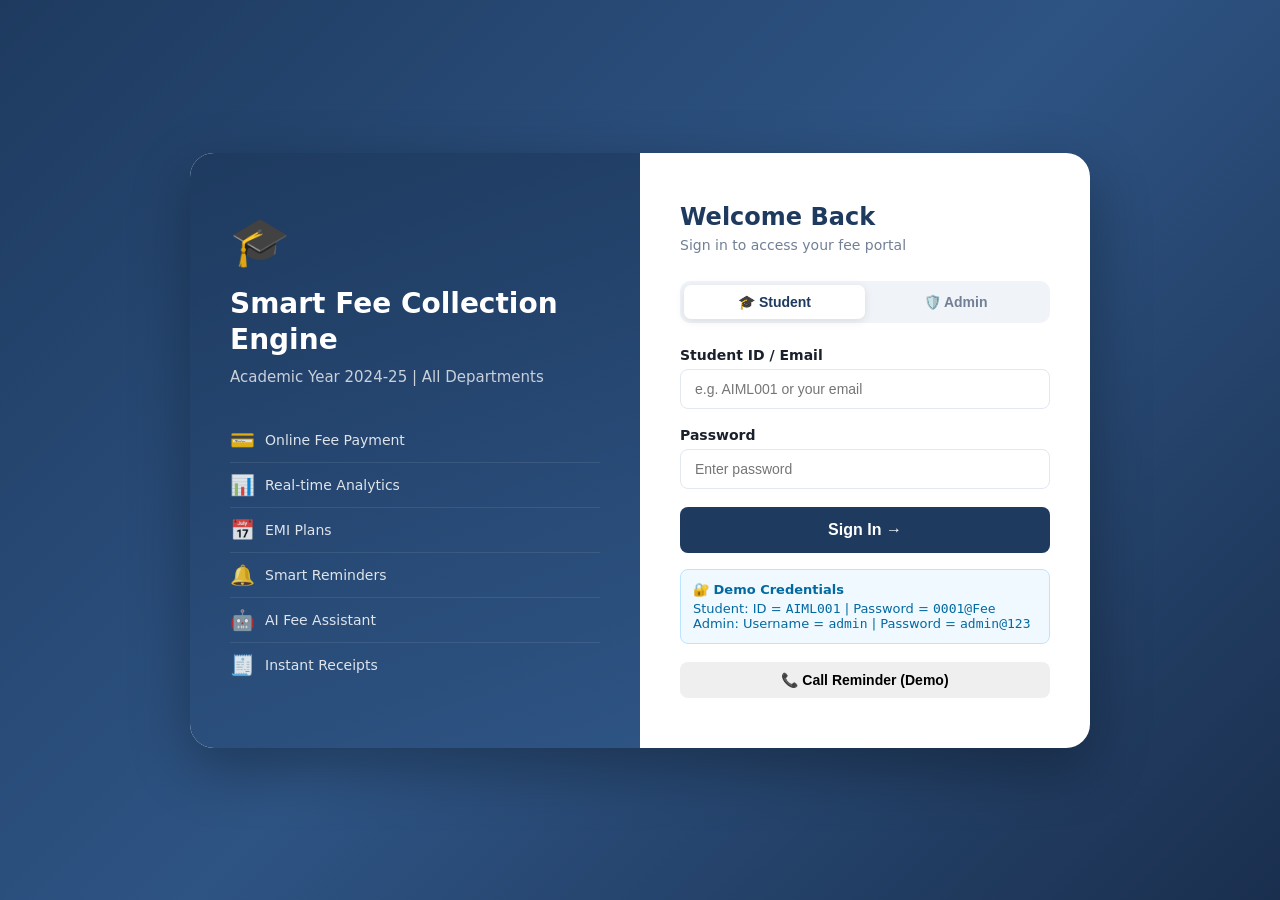
<file: frontend/index.html>
<!DOCTYPE html>
<html lang="en">
<head>
<meta charset="UTF-8"><meta name="viewport" content="width=device-width,initial-scale=1">
<title>Smart Fee Collection Engine — Login</title>
<link rel="stylesheet" href="shared/css/common.css">
<style>
body{display:flex;align-items:center;justify-content:center;min-height:100vh;background:linear-gradient(135deg,#1e3a5f 0%,#2e5484 50%,#1a2f4e 100%);}
.login-wrapper{display:flex;background:#fff;border-radius:24px;overflow:hidden;box-shadow:0 20px 60px rgba(0,0,0,0.3);width:900px;max-width:96vw;}
.login-left{flex:1;background:linear-gradient(160deg,#1e3a5f,#2e5484);padding:50px 40px;display:flex;flex-direction:column;justify-content:center;color:#fff;}
.login-left h1{font-size:28px;font-weight:800;margin-bottom:10px;line-height:1.3;}
.login-left p{opacity:0.75;font-size:15px;margin-bottom:32px;}
.feature{display:flex;align-items:center;gap:10px;padding:10px 0;border-bottom:1px solid rgba(255,255,255,0.1);font-size:14px;opacity:0.85;}
.feature:last-child{border-bottom:none;}
.feature-icon{font-size:20px;}
.login-right{flex:1;padding:50px 40px;display:flex;flex-direction:column;justify-content:center;}
.login-right h2{font-size:24px;font-weight:800;color:#1e3a5f;margin-bottom:6px;}
.login-right p{color:#718096;font-size:14px;margin-bottom:28px;}
.tab-group{display:flex;background:#f0f4f8;border-radius:10px;padding:4px;margin-bottom:24px;}
.tab-btn{flex:1;padding:9px;border:none;background:transparent;border-radius:7px;font-size:14px;font-weight:600;cursor:pointer;color:#718096;transition:all 0.2s;}
.tab-btn.active{background:#fff;color:#1e3a5f;box-shadow:0 2px 8px rgba(0,0,0,0.1);}
.demo-info{background:#f0f9ff;border:1px solid #bae6fd;border-radius:8px;padding:12px;font-size:13px;margin-top:16px;color:#0369a1;}
.demo-info strong{display:block;margin-bottom:4px;}
</style>
</head>
<body>
<div class="login-wrapper">
  <div class="login-left">
    <div style="font-size:48px;margin-bottom:16px;">🎓</div>
    <h1>Smart Fee Collection Engine</h1>
    <p>Academic Year 2024-25 | All Departments</p>
    <div class="feature"><span class="feature-icon">💳</span> Online Fee Payment</div>
    <div class="feature"><span class="feature-icon">📊</span> Real-time Analytics</div>
    <div class="feature"><span class="feature-icon">📅</span> EMI Plans</div>
    <div class="feature"><span class="feature-icon">🔔</span> Smart Reminders</div>
    <div class="feature"><span class="feature-icon">🤖</span> AI Fee Assistant</div>
    <div class="feature"><span class="feature-icon">🧾</span> Instant Receipts</div>
  </div>
  <div class="login-right">
    <h2>Welcome Back</h2>
    <p>Sign in to access your fee portal</p>
    <div class="tab-group">
      <button class="tab-btn active" onclick="setRole('student',this)">🎓 Student</button>
      <button class="tab-btn" onclick="setRole('admin',this)">🛡️ Admin</button>
    </div>
    <div id="alertBox"></div>
    <div class="form-group">
      <label class="form-label" id="idLabel">Student ID / Email</label>
      <input class="form-control" id="uid" placeholder="e.g. AIML001 or your email" autocomplete="username">
    </div>
    <div class="form-group">
      <label class="form-label">Password</label>
      <input class="form-control" id="pwd" type="password" placeholder="Enter password" autocomplete="current-password">
    </div>
    <button class="btn btn-primary btn-block btn-lg" onclick="doLogin()" id="loginBtn">Sign In →</button>
    <div class="demo-info">
      <strong>🔐 Demo Credentials</strong>
      Student: ID = <code>AIML001</code> | Password = <code>0001@Fee</code><br>
      Admin: Username = <code>admin</code> | Password = <code>admin@123</code>
    </div>
    <button class="btn btn-warning btn-block" style="margin-top:18px" onclick="triggerCallReminder()">📞 Call Reminder (Demo)</button>
  </div>
</div>
<div id="toast"></div>
<script src="shared/js/utils.js"></script>
<script>
async function triggerCallReminder() {
  const phone = prompt('Enter phone number to call (e.g. +911234567890):', '+91');
  if (!phone) return;
  try {
    const res = await fetch('/admin/send_call_reminder', {
      method: 'POST',
      headers: { 'Content-Type': 'application/json' },
      body: JSON.stringify({ to_phone: phone })
    });
    const data = await res.json();
    if (data.status === 'sent') {
      toast('Call reminder sent! SID: ' + data.sid, 'success');
    } else {
      toast('Failed to send call: ' + (data.msg || 'Unknown error'), 'danger');
    }
  } catch (err) {
    toast('Network error connecting to backend.', 'danger');
  }
}

let currentRole = 'student';
function setRole(role, btn) {
  currentRole = role;
  document.querySelectorAll('.tab-btn').forEach(b=>b.classList.remove('active'));
  btn.classList.add('active');
  document.getElementById('idLabel').textContent = role==='admin' ? 'Username' : 'Student ID / Email';
  document.getElementById('uid').placeholder = role==='admin' ? 'admin' : 'e.g. AIML001';
}
async function doLogin() {
  const uid = document.getElementById('uid').value.trim();
  const pwd = document.getElementById('pwd').value.trim();
  const alertBox = document.getElementById('alertBox');
  const btn = document.getElementById('loginBtn');
  
  if (!uid || !pwd) { 
    alertBox.innerHTML = '<div class="alert alert-warning">Please fill all fields.</div>'; 
    return; 
  }
  
  btn.textContent = 'Signing in...'; 
  btn.disabled = true;
  
  try {
    const response = await fetch('/login', {
      method: 'POST',
      headers: { 'Content-Type': 'application/json' },
      body: JSON.stringify({
        role: currentRole,
        username: uid,
        password: pwd
      })
    });
    const res = await response.json();
    
    btn.textContent = 'Sign In →'; 
    btn.disabled = false;
    
    if (!response.ok || !res || res.status === 'error') {
      alertBox.innerHTML = `<div class="alert alert-danger">${res?.msg || res?.message || 'Login failed. Check credentials.'}</div>`;
      return;
    }
    
    localStorage.setItem('role', res.role);
    if (res.role === 'student') {
      localStorage.setItem('student_id', res.student_id);
      localStorage.setItem('student_name', res.name);
      // Fix: Absolute path from root
      window.location.href = '/student/pages/dashboard.html';
    } else {
      localStorage.setItem('admin_user', res.username);
      // Fix: Absolute path from root
      window.location.href = '/admin/pages/dashboard.html';
    }
  } catch(err) {
    btn.textContent = 'Sign In →'; 
    btn.disabled = false;
    alertBox.innerHTML = '<div class="alert alert-danger">Failed to connect to backend server.</div>';
  }
}

document.getElementById('pwd').addEventListener('keyup', e => { if(e.key==='Enter') doLogin(); });
</script>
</body>
</html>
</file>
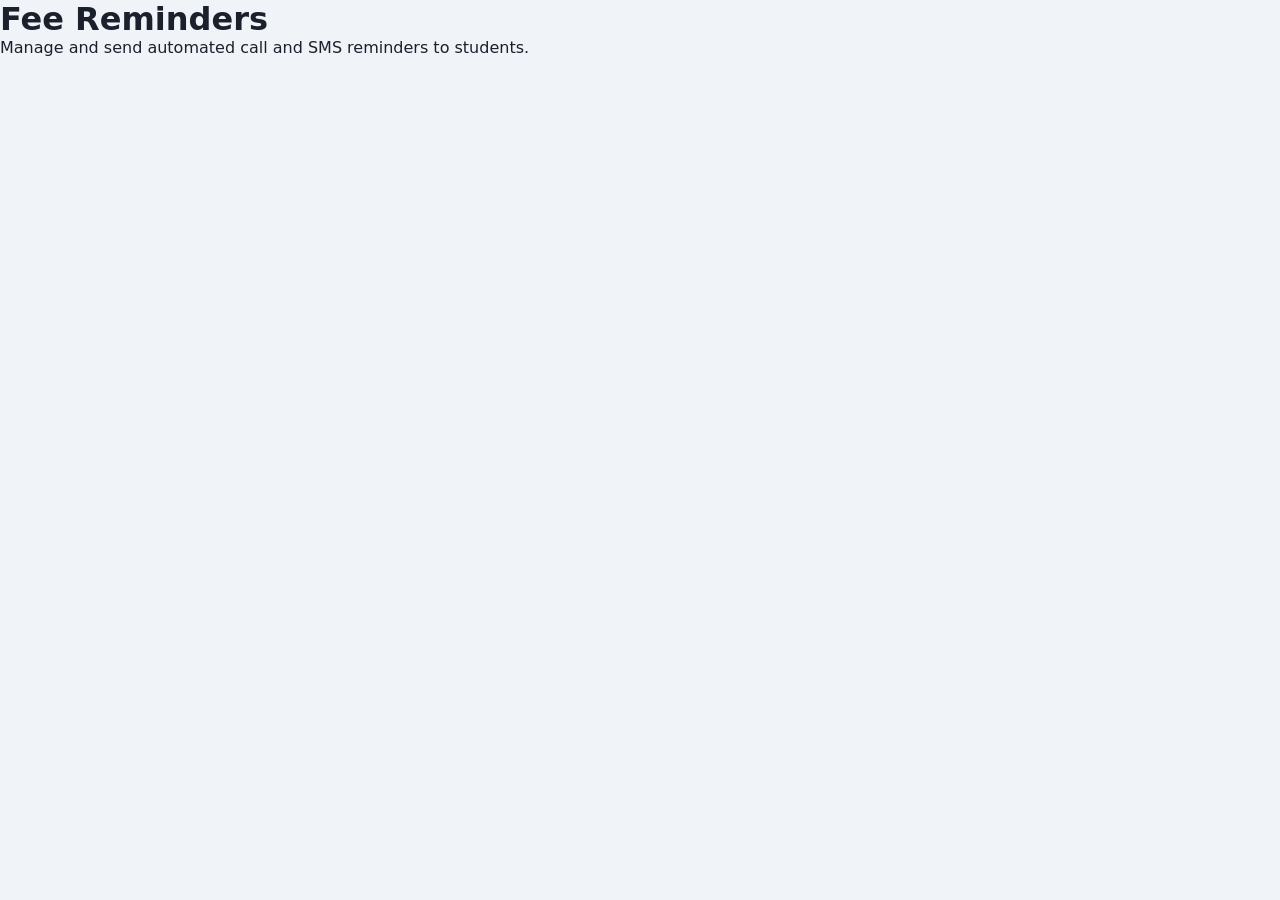
<file: frontend/admin/pages/reminders.html>
<!DOCTYPE html>
<html lang="en">
<head>
  <meta charset="UTF-8">
  <meta name="viewport" content="width=device-width, initial-scale=1.0">
  <title>Reminders - Smart Fee Engine</title>
  <link rel="stylesheet" href="../../shared/css/common.css">
</head>
<body>
  <div class="container">
    <h1>Fee Reminders</h1>
    <p>Manage and send automated call and SMS reminders to students.</p>
  </div>
  <script src="../../shared/js/utils.js"></script>
</body>
</html>
</file>
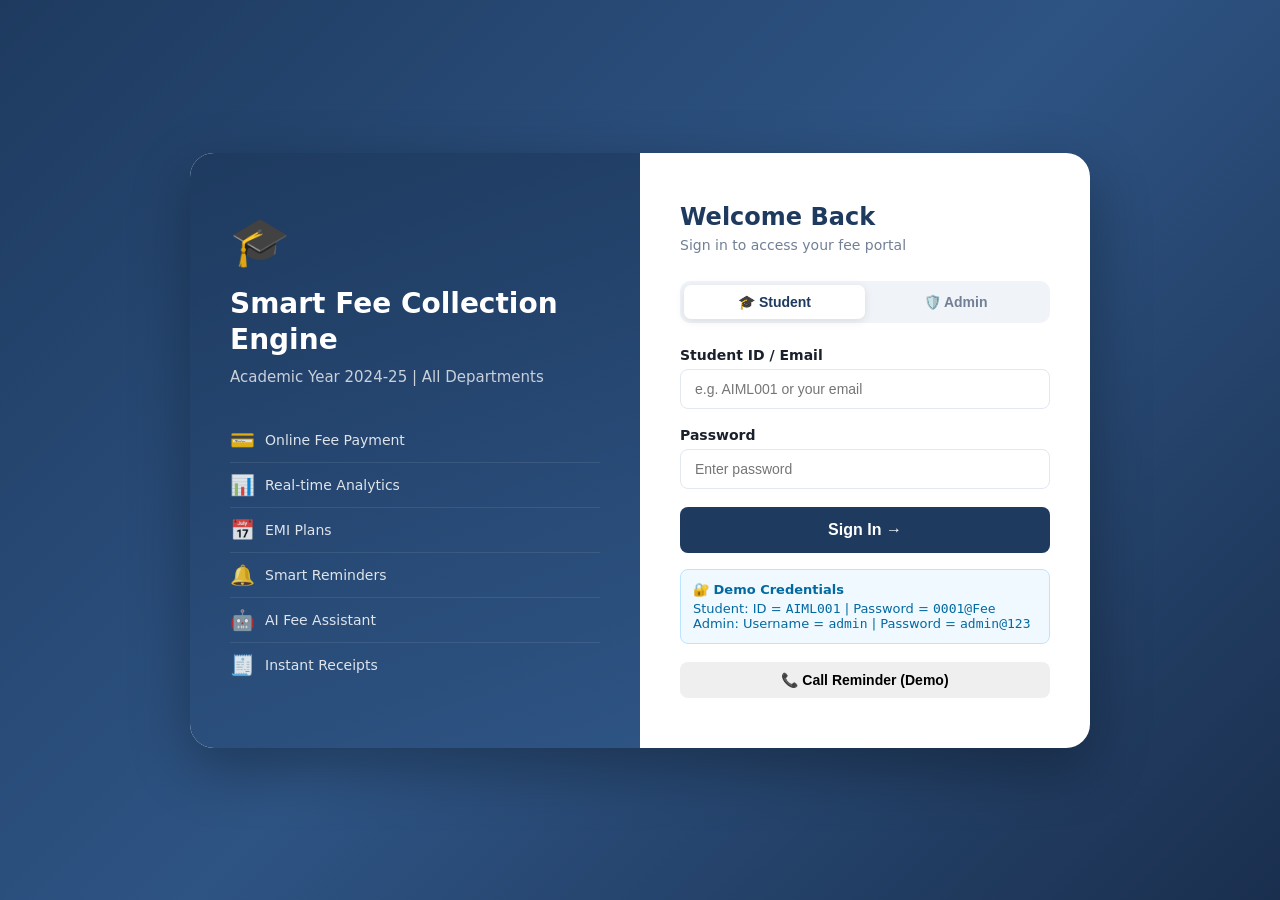
<file: frontend/student/pages/emi.html>
<!DOCTYPE html><html lang="en"><head>
<meta charset="UTF-8"><meta name="viewport" content="width=device-width,initial-scale=1">
<title>EMI Plan — Smart Fee Engine</title>
<link rel="stylesheet" href="../../shared/css/common.css">
<style>
.emi-card{background:linear-gradient(135deg,#1e3a5f,#2e5484);color:#fff;border-radius:16px;padding:28px;margin-bottom:24px;}
.emi-schedule{display:flex;flex-direction:column;gap:8px;}
.inst-item{background:#f8fafc;border:1px solid #e2e8f0;border-radius:8px;padding:12px 16px;display:flex;align-items:center;justify-content:space-between;}
.inst-paid{border-color:#10b981;background:#f0fdf4;}
</style>
</head><body>
<div class="sidebar">
  <div class="sidebar-logo"><h2>🎓 Smart Fee Engine</h2><span>Student Portal</span></div>
  <nav class="sidebar-nav">
    <a class="nav-item" href="dashboard.html"><span class="nav-icon">🏠</span> Dashboard</a>
    <a class="nav-item" href="profile.html"><span class="nav-icon">👤</span> My Profile</a>
    <a class="nav-item" href="payments.html"><span class="nav-icon">💳</span> Pay Fees</a>
    <a class="nav-item" href="history.html"><span class="nav-icon">📋</span> Payment History</a>
    <a class="nav-item active" href="emi.html"><span class="nav-icon">📅</span> EMI Plan</a>
    <a class="nav-item" href="receipts.html"><span class="nav-icon">🧾</span> Receipts</a>
  </nav>
  <div class="sidebar-bottom"><button class="nav-item" onclick="logout()"><span class="nav-icon">🚪</span> Logout</button></div>
</div>
<div class="main-content">
  <div class="topbar"><div class="topbar-title">📅 EMI Plan</div></div>
  <div class="page-content" id="content"><div class="loading"><div class="spinner"></div></div></div>
</div>
<div id="toast"></div>
<script src="../../shared/js/utils.js"></script>
<script>
const sid=localStorage.getItem('student_id');
if(!sid)window.location.href='../../index.html';

async function load(){
  const [dash,emi]=await Promise.all([api(`/student/dashboard?student_id=${sid}`),api(`/student/emi?student_id=${sid}`)]);
  let html='';
  if(emi&&emi.id){
    const statusColor={Approved:'success',Pending:'warning',Rejected:'danger'};
    html+=`<div class="emi-card">
      <div style="font-size:13px;opacity:0.8">Active EMI Plan</div>
      <div style="font-size:28px;font-weight:800;margin:8px 0">${fmt(emi.amount_per_installment)} <span style="font-size:15px;opacity:0.7">/ installment</span></div>
      <div style="display:flex;gap:20px;font-size:13px;opacity:0.85">
        <span>📦 ${emi.installments} Installments</span>
        <span>✅ ${emi.paid_installments} Paid</span>
        <span>💰 ${fmt(emi.total_amount)} Total</span>
      </div>
    </div>
    <div class="card" style="margin-bottom:20px">
      <div class="card-title">Plan Status</div>
      <div style="display:flex;gap:12px;align-items:center">
        ${statusBadge(emi.status)}
        <span style="font-size:14px;color:#718096">Requested: ${formatDate(emi.requested_at)}</span>
      </div>
    </div>
    <div class="card">
      <div class="card-title">📅 Installment Schedule</div>
      <div class="emi-schedule">`;
    for(let i=1;i<=emi.installments;i++){
      const paid=i<=emi.paid_installments;
      html+=`<div class="inst-item ${paid?'inst-paid':''}">
        <div><strong>Installment ${i}</strong><br><span style="font-size:13px;color:#718096">Due: ${getInstDate(emi.requested_at,i)}</span></div>
        <div style="text-align:right"><strong>${fmt(emi.amount_per_installment)}</strong><br>${paid?'<span style="color:#10b981;font-size:13px">✅ Paid</span>':'<span style="color:#f59e0b;font-size:13px">⏳ Pending</span>'}</div>
      </div>`;
    }
    html+='</div></div>';
  } else if(dash) {
    html=`<div class="card" style="max-width:500px;margin:0 auto">
      <div class="card-title">Apply for EMI Plan</div>
      <p style="color:#718096;margin-bottom:20px;font-size:14px">Split your pending fee of <strong>${fmt(dash.pending_fee)}</strong> into easy installments.</p>
      <div class="form-group"><label class="form-label">Number of Installments</label>
        <select class="form-control" id="instCount">
          <option value="2">2 Installments (${fmt(dash.pending_fee/2)} each)</option>
          <option value="3" selected>3 Installments (${fmt(dash.pending_fee/3)} each)</option>
          <option value="4">4 Installments (${fmt(dash.pending_fee/4)} each)</option>
          <option value="6">6 Installments (${fmt(dash.pending_fee/6)} each)</option>
        </select>
      </div>
      <div id="emiAlert"></div>
      <button class="btn btn-primary btn-block" onclick="applyEMI()">📋 Apply for EMI Plan</button>
      <p style="font-size:12px;color:#718096;margin-top:12px;text-align:center">Admin approval required. You'll be notified once approved.</p>
    </div>`;
  }
  document.getElementById('content').innerHTML=html||'<div class="alert alert-info">No pending fees for EMI.</div>';
}
function getInstDate(start,n){
  const d=new Date(start);d.setMonth(d.getMonth()+n);
  return d.toLocaleDateString('en-IN',{month:'short',year:'numeric'});
}
async function applyEMI(){
  const n=document.getElementById('instCount').value;
  const res=await api('/student/emi/request',{method:'POST',body:JSON.stringify({student_id:sid,installments:parseInt(n)})});
  if(res&&res.status==='requested'){toast('EMI plan requested! Pending admin approval.','success');setTimeout(load,1500);}
  else toast('Request failed','danger');
}
load();
</script>
</body></html>
</file>
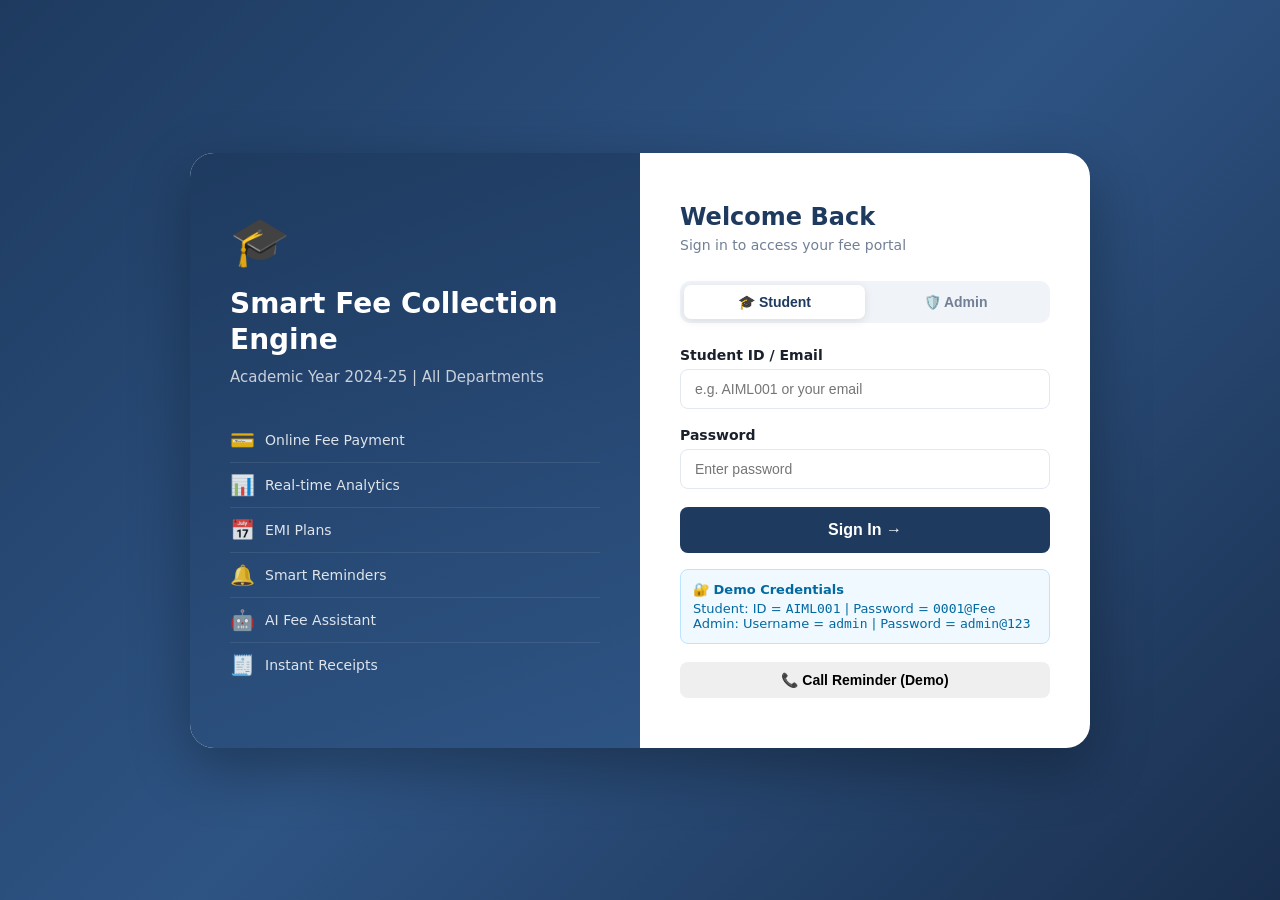
<file: frontend/student/pages/payments.html>
<!DOCTYPE html><html lang="en"><head>
<meta charset="UTF-8"><meta name="viewport" content="width=device-width,initial-scale=1">
<title>Pay Fees — Smart Fee Engine</title>
<link rel="stylesheet" href="../../shared/css/common.css">
<style>
.payment-card{max-width:520px;margin:0 auto;}
.amount-display{background:linear-gradient(135deg,#1e3a5f,#2e5484);color:#fff;border-radius:16px;padding:28px;text-align:center;margin-bottom:24px;}
.amount-display .pending{font-size:36px;font-weight:800;margin:8px 0;}
.method-grid{display:grid;grid-template-columns:1fr 1fr;gap:12px;margin-bottom:20px;}
.method-card{border:2px solid var(--border);border-radius:10px;padding:14px;cursor:pointer;text-align:center;transition:all 0.2s;}
.method-card.selected{border-color:var(--primary);background:#f0f9ff;}
.method-card .method-icon{font-size:24px;margin-bottom:6px;}
.method-card .method-name{font-size:13px;font-weight:600;}
.success-screen{display:none;text-align:center;padding:40px 20px;}
.success-icon{font-size:64px;margin-bottom:16px;}
.success-screen h3{font-size:22px;font-weight:800;color:#10b981;margin-bottom:8px;}
</style>
</head><body>
<div class="sidebar">
  <div class="sidebar-logo"><h2>🎓 Smart Fee Engine</h2><span>Student Portal</span></div>
  <nav class="sidebar-nav">
    <a class="nav-item" href="dashboard.html"><span class="nav-icon">🏠</span> Dashboard</a>
    <a class="nav-item" href="profile.html"><span class="nav-icon">👤</span> My Profile</a>
    <a class="nav-item active" href="payments.html"><span class="nav-icon">💳</span> Pay Fees</a>
    <a class="nav-item" href="history.html"><span class="nav-icon">📋</span> Payment History</a>
    <a class="nav-item" href="emi.html"><span class="nav-icon">📅</span> EMI Plan</a>
    <a class="nav-item" href="receipts.html"><span class="nav-icon">🧾</span> Receipts</a>
  </nav>
  <div class="sidebar-bottom"><button class="nav-item" onclick="logout()"><span class="nav-icon">🚪</span> Logout</button></div>
</div>
<div class="main-content">
  <div class="topbar"><div class="topbar-title">💳 Pay Fees</div></div>
  <div class="page-content">
    <div class="payment-card">
      <div class="amount-display" id="amountDisplay">
        <div style="font-size:14px;opacity:0.8;">Outstanding Balance</div>
        <div class="pending" id="pendingAmt">Loading...</div>
        <div style="font-size:13px;opacity:0.7;" id="dueInfo">Due Date: —</div>
      </div>
      <div class="card" id="paymentForm">
        <div class="card-title">Select Payment Method</div>
        <div class="method-grid">
          <div class="method-card selected" onclick="selectMethod('UPI',this)"><div class="method-icon">📱</div><div class="method-name">UPI</div></div>
          <div class="method-card" onclick="selectMethod('NetBanking',this)"><div class="method-icon">🏦</div><div class="method-name">Net Banking</div></div>
          <div class="method-card" onclick="selectMethod('Card',this)"><div class="method-icon">💳</div><div class="method-name">Debit/Credit Card</div></div>
          <div class="method-card" onclick="selectMethod('Wallet',this)"><div class="method-icon">👜</div><div class="method-name">Wallet</div></div>
        </div>
        <div class="form-group">
          <label class="form-label">Amount to Pay (₹)</label>
          <input class="form-control" id="payAmount" type="number" placeholder="Enter amount">
          <div style="display:flex;gap:8px;margin-top:8px;">
            <button class="btn btn-sm btn-outline" onclick="setAmt('full')">Pay Full</button>
            <button class="btn btn-sm btn-outline" onclick="setAmt('half')">Pay Half</button>
            <button class="btn btn-sm btn-outline" onclick="setAmt('quarter')">Pay ¼</button>
          </div>
        </div>
        <div id="upiField" class="form-group">
          <label class="form-label">UPI ID</label>
          <input class="form-control" id="upiId" placeholder="yourname@upi">
        </div>
        <div id="alertBox"></div>
        <button class="btn btn-primary btn-block btn-lg" id="payBtn" onclick="processPayment()">🔒 Pay Securely</button>
        <p style="text-align:center;font-size:12px;color:#718096;margin-top:10px;">🔐 Secured by Razorpay | 256-bit SSL</p>
      </div>
      <div class="card success-screen" id="successScreen">
        <div class="success-icon">🎉</div>
        <h3>Payment Successful!</h3>
        <p id="successMsg" style="color:#718096;margin-bottom:20px;"></p>
        <div id="txnDetails" style="background:#f8fafc;border-radius:8px;padding:16px;text-align:left;margin-bottom:20px;font-size:14px;"></div>
        <div style="display:flex;gap:10px;justify-content:center;">
          <button class="btn btn-primary" onclick="downloadReceipt()">🧾 Download Receipt</button>
          <a href="dashboard.html" class="btn btn-outline">← Back to Dashboard</a>
        </div>
      </div>
    </div>
  </div>
</div>
<div id="toast"></div>
<script src="https://checkout.razorpay.com/v1/checkout.js"></script>
<script src="../../shared/js/utils.js"></script>
<script>
const sid = localStorage.getItem('student_id');
if(!sid) window.location.href='../../index.html';
let pending=0, selectedMethod='UPI', lastReceipt='';

async function load() {
  const d = await api(`/student/dashboard?student_id=${sid}`);
  if(!d) return;
  pending = d.pending_fee;
  document.getElementById('pendingAmt').textContent = fmt(pending);
  document.getElementById('dueInfo').textContent = `Due Date: ${d.due_date}`;
  document.getElementById('payAmount').value = pending;
  if(pending<=0) {
    document.getElementById('paymentForm').innerHTML='<div class="alert alert-success" style="margin:0">✅ All fees are paid! No outstanding balance.</div>';
  }
}
function selectMethod(m, el) {
  selectedMethod=m;
  document.querySelectorAll('.method-card').forEach(c=>c.classList.remove('selected'));
  el.classList.add('selected');
  document.getElementById('upiField').style.display = m==='UPI'?'block':'none';
}
function setAmt(type) {
  const map={full:pending,half:pending/2,quarter:pending/4};
  document.getElementById('payAmount').value=Math.round(map[type]);
}
async function processPayment() {
  const amount = parseFloat(document.getElementById('payAmount').value);
  const alertBox = document.getElementById('alertBox');
  const btn = document.getElementById('payBtn');
  // Validate amount
  if (!amount || isNaN(amount) || amount <= 0) {
    alertBox.innerHTML = '<div class="alert alert-danger">Enter a valid amount.</div>';
    return;
  }
  if (amount > pending) {
    alertBox.innerHTML = '<div class="alert alert-danger">Amount exceeds pending balance.</div>';
    return;
  }
  btn.textContent = 'Processing...';
  btn.disabled = true;
  if (window.rzpOpen) return;
  window.rzpOpen = true;

  // Razorpay integration
  try {
    if (typeof Razorpay === 'undefined') {
      alertBox.innerHTML = '<div class="alert alert-danger">Razorpay script not loaded. Please check your internet connection.</div>';
      btn.textContent = '🔒 Pay Securely';
      btn.disabled = false;
      window.rzpOpen = false;
      return;
    }
    const options = {
      // Use test key for sandbox payments
      key: 'rzp_test_SXrwND2LduYw2T',
      amount: Math.round(amount * 100), // in paise
      currency: 'INR',
      name: 'Smart Fee Engine',
      description: 'Fee Payment',
      handler: async function (response) {
        try {
          const res = await api('/student/payment', {
            method: 'POST',
            body: JSON.stringify({
              student_id: sid,
              amount: amount,
              method: selectedMethod,
              razorpay_payment_id: response.razorpay_payment_id
            })
          });
          btn.textContent = '🔒 Pay Securely';
          btn.disabled = false;
          if (!res || res.status !== 'success') {
            alertBox.innerHTML = '<div class="alert alert-danger">Payment record failed. Try again.</div>';
            return;
          }
          lastReceipt = res.receipt_no;
          document.getElementById('paymentForm').style.display = 'none';
          document.getElementById('successScreen').style.display = 'block';
          document.getElementById('successMsg').textContent = `₹${amount.toLocaleString('en-IN')} paid successfully via Razorpay`;
          document.getElementById('txnDetails').innerHTML = `
            <b>Transaction ID:</b> ${res.txn_id}<br>
            <b>Receipt No:</b> ${res.receipt_no}<br>
            <b>New Balance:</b> ${fmt(res.pending)}<br>
            <b>Status:</b> ${res.fee_status}`;
          toast('Payment successful!', 'success');
        } catch (err) {
          alertBox.innerHTML = '<div class="alert alert-danger">Error recording payment. Please try again.</div>';
        }
      },
      prefill: {
        email: '',
        contact: ''
      },
      theme: {
        color: '#1e3a5f'
      }
    };
    // Add modal overlay to block background
    let overlay = document.createElement('div');
    overlay.id = 'rzp-modal-overlay';
    overlay.style.position = 'fixed';
    overlay.style.top = 0;
    overlay.style.left = 0;
    overlay.style.width = '100vw';
    overlay.style.height = '100vh';
    overlay.style.background = 'rgba(0,0,0,0.25)';
    overlay.style.zIndex = 9998;
    document.body.appendChild(overlay);

    const rzp = new Razorpay(options);
    rzp.on('payment.failed', function (response) {
      btn.textContent = '🔒 Pay Securely';
      btn.disabled = false;
      window.rzpOpen = false;
      let errorMsg = 'Payment failed.';
      if (response.error) {
        errorMsg += '<br><b>Reason:</b> ' + (response.error.description || 'No description');
        errorMsg += '<br><b>Code:</b> ' + (response.error.code || 'N/A');
        errorMsg += '<br><b>Source:</b> ' + (response.error.source || 'N/A');
        errorMsg += '<br><b>Step:</b> ' + (response.error.step || 'N/A');
        errorMsg += '<br><b>Field:</b> ' + (response.error.field || 'N/A');
      }
      alertBox.innerHTML = '<div class="alert alert-danger">' + errorMsg + '</div>';
      if (document.getElementById('rzp-modal-overlay')) document.body.removeChild(overlay);
      // Also log error to console for debugging
      console.error('Razorpay payment failed:', response);
    });
    rzp.on('payment.cancel', function () {
      btn.textContent = '🔒 Pay Securely';
      btn.disabled = false;
      window.rzpOpen = false;
      alertBox.innerHTML = '<div class="alert alert-warning">Payment cancelled by user.</div>';
      if (document.getElementById('rzp-modal-overlay')) document.body.removeChild(overlay);
    });
    rzp.open();
    // Remove overlay when payment window closes (after a short delay)
    let checkClose = setInterval(() => {
      if (!document.querySelector('.razorpay-container')) {
        if (document.getElementById('rzp-modal-overlay')) document.body.removeChild(overlay);
        window.rzpOpen = false;
        clearInterval(checkClose);
      }
    }, 500);
  } catch (e) {
    alertBox.innerHTML = '<div class="alert alert-danger">Error launching Razorpay: ' + e.message + '</div>';
    btn.textContent = '🔒 Pay Securely';
    btn.disabled = false;
    window.rzpOpen = false;
  }
}
function downloadReceipt(){window.open(`http://localhost:5001/student/receipt/${lastReceipt}`,'_blank');}
load();
</script>
</body></html>
</file>
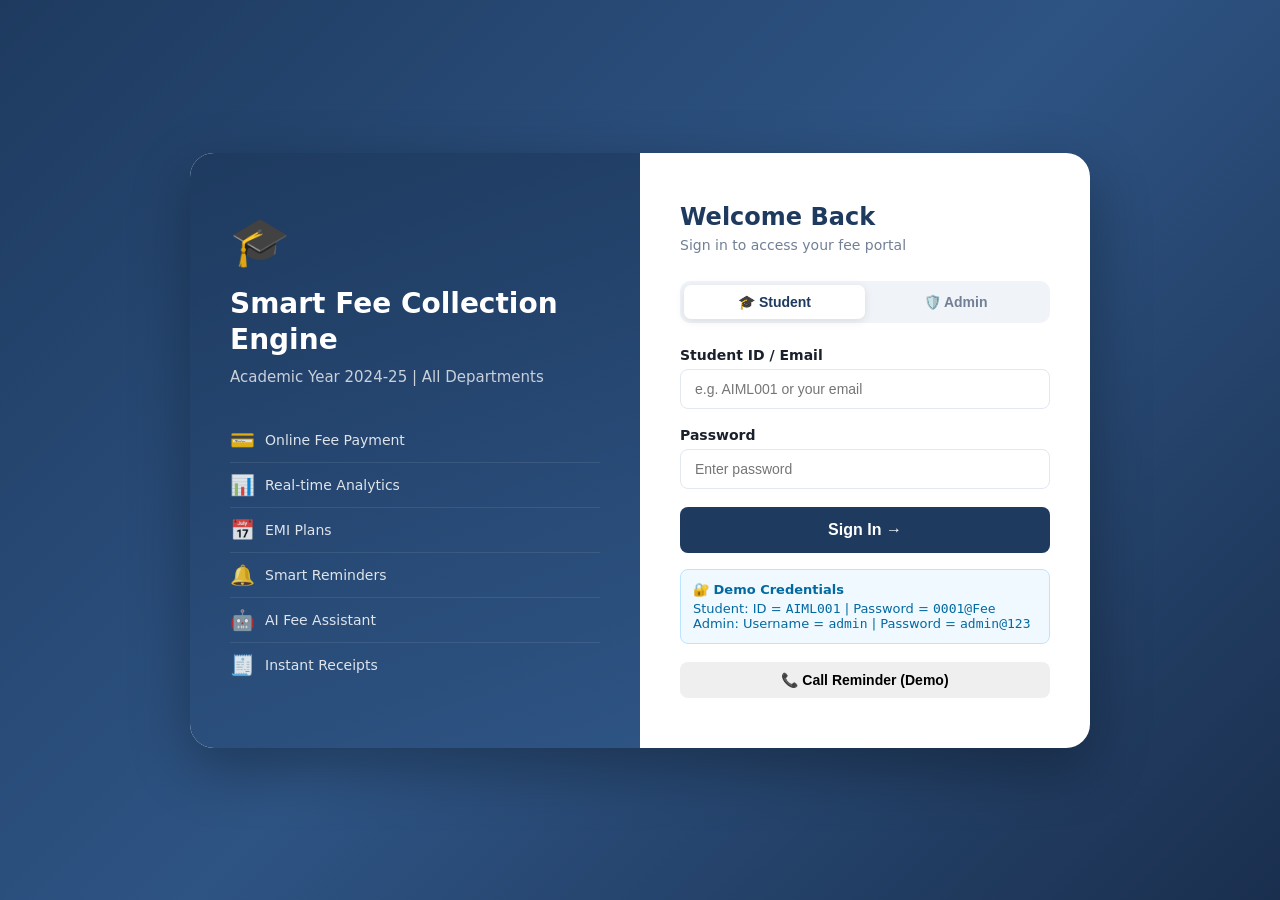
<file: frontend/student/pages/profile.html>
<!DOCTYPE html><html lang="en"><head>
<meta charset="UTF-8"><meta name="viewport" content="width=device-width,initial-scale=1">
<title>My Profile — Smart Fee Engine</title>
<link rel="stylesheet" href="../../shared/css/common.css">
<style>
.profile-header{background:linear-gradient(135deg,#1e3a5f,#2e5484);border-radius:16px;padding:32px;color:#fff;display:flex;align-items:center;gap:24px;margin-bottom:24px;}
.avatar{width:80px;height:80px;border-radius:50%;background:rgba(255,255,255,0.2);display:flex;align-items:center;justify-content:center;font-size:36px;border:3px solid rgba(255,255,255,0.4);}
.info-row{display:flex;padding:12px 0;border-bottom:1px solid var(--border);align-items:center;}
.info-row:last-child{border-bottom:none;}
.info-label{width:180px;font-weight:600;color:var(--muted);font-size:14px;}
.info-value{font-size:14px;color:var(--text);}
</style>
</head><body>
<div class="sidebar">
  <div class="sidebar-logo"><h2>🎓 Smart Fee Engine</h2><span>Student Portal</span></div>
  <nav class="sidebar-nav">
    <a class="nav-item" href="dashboard.html"><span class="nav-icon">🏠</span> Dashboard</a>
    <a class="nav-item active" href="profile.html"><span class="nav-icon">👤</span> My Profile</a>
    <a class="nav-item" href="payments.html"><span class="nav-icon">💳</span> Pay Fees</a>
    <a class="nav-item" href="history.html"><span class="nav-icon">📋</span> Payment History</a>
    <a class="nav-item" href="emi.html"><span class="nav-icon">📅</span> EMI Plan</a>
    <a class="nav-item" href="receipts.html"><span class="nav-icon">🧾</span> Receipts</a>
  </nav>
  <div class="sidebar-bottom"><button class="nav-item" onclick="logout()"><span class="nav-icon">🚪</span> Logout</button></div>
</div>
<div class="main-content">
  <div class="topbar"><div class="topbar-title">👤 My Profile</div></div>
  <div class="page-content">
    <div id="content"><div class="loading"><div class="spinner"></div></div></div>
  </div>
</div>
<div id="toast"></div>
<script src="../../shared/js/utils.js"></script>
<script>
const sid=localStorage.getItem('student_id');
if(!sid)window.location.href='../../index.html';
async function load(){
  const d=await api(`/student/dashboard?student_id=${sid}`);
  if(!d)return;
  const initials=d.name.split(' ').map(n=>n[0]).join('').slice(0,2);
  document.getElementById('content').innerHTML=`
    <div class="profile-header">
      <div class="avatar">${initials}</div>
      <div><h2>${d.name}</h2><p style="opacity:0.8">${d.department} — Year ${d.year}</p><p style="opacity:0.7;font-size:13px">${d.student_id}</p></div>
    </div>
    <div class="grid-2">
      <div class="card">
        <div class="card-title">Personal Information</div>
        <div class="info-row"><span class="info-label">Student ID</span><span class="info-value"><code>${d.student_id}</code></span></div>
        <div class="info-row"><span class="info-label">Full Name</span><span class="info-value">${d.name}</span></div>
        <div class="info-row"><span class="info-label">Email</span><span class="info-value">${d.email}</span></div>
        <div class="info-row"><span class="info-label">Parent Phone</span><span class="info-value">${d.parent_phone}</span></div>
        <div class="info-row"><span class="info-label">Department</span><span class="info-value">${d.department}</span></div>
        <div class="info-row"><span class="info-label">Year</span><span class="info-value">Year ${d.year}</span></div>
      </div>
      <div class="card">
        <div class="card-title">Fee Summary</div>
        <div class="info-row"><span class="info-label">Total Fee</span><span class="info-value"><strong>${fmt(d.total_fee)}</strong></span></div>
        <div class="info-row"><span class="info-label">Paid Amount</span><span class="info-value" style="color:#10b981"><strong>${fmt(d.paid_amount)}</strong></span></div>
        <div class="info-row"><span class="info-label">Pending Fee</span><span class="info-value" style="color:#ef4444"><strong>${fmt(d.pending_fee)}</strong></span></div>
        <div class="info-row"><span class="info-label">Scholarship</span><span class="info-value" style="color:#3b82f6"><strong>${fmt(d.scholarship)}</strong></span></div>
        <div class="info-row"><span class="info-label">Due Date</span><span class="info-value">${formatDate(d.due_date)}</span></div>
        <div class="info-row"><span class="info-label">Fee Status</span><span class="info-value">${statusBadge(d.fee_status)}</span></div>
      </div>
    </div>`;
}
load();
</script>
</body></html>
</file>
<file: frontend/shared/css/common.css>
:root {
  --primary:#1e3a5f; --primary-light:#2e5484; --accent:#f59e0b;
  --success:#10b981; --danger:#ef4444; --warning:#f59e0b; --info:#3b82f6;
  --bg:#f0f4f8; --card:#ffffff; --text:#1a202c; --muted:#718096;
  --border:#e2e8f0; --shadow:0 4px 20px rgba(0,0,0,0.08);
  --shadow-lg:0 10px 40px rgba(0,0,0,0.15);
  --radius:12px; --radius-lg:20px; --font:'Segoe UI',system-ui,sans-serif;
}
*{margin:0;padding:0;box-sizing:border-box;}
body{font-family:var(--font);background:var(--bg);color:var(--text);}
.btn{display:inline-flex;align-items:center;gap:6px;padding:10px 20px;border:none;border-radius:8px;font-size:14px;font-weight:600;cursor:pointer;transition:all 0.2s;text-decoration:none;}
.btn-primary{background:var(--primary);color:#fff;}.btn-primary:hover{background:var(--primary-light);transform:translateY(-1px);}
.btn-accent{background:var(--accent);color:#fff;}.btn-success{background:var(--success);color:#fff;}
.btn-danger{background:var(--danger);color:#fff;}.btn-outline{background:transparent;color:var(--primary);border:2px solid var(--primary);}
.btn-outline:hover{background:var(--primary);color:#fff;}.btn-sm{padding:6px 14px;font-size:13px;}
.btn-lg{padding:14px 28px;font-size:16px;}.btn-block{width:100%;justify-content:center;}
.card{background:var(--card);border-radius:var(--radius);box-shadow:var(--shadow);padding:24px;border:1px solid var(--border);}
.card-title{font-size:18px;font-weight:700;color:var(--primary);margin-bottom:16px;}
.badge{display:inline-block;padding:3px 10px;border-radius:999px;font-size:12px;font-weight:600;text-transform:uppercase;}
.badge-success{background:#d1fae5;color:#065f46;}.badge-danger{background:#fee2e2;color:#991b1b;}
.badge-warning{background:#fef3c7;color:#92400e;}.badge-info{background:#dbeafe;color:#1e40af;}
.badge-muted{background:#f1f5f9;color:#64748b;}
.table{width:100%;border-collapse:collapse;}
.table th{background:var(--primary);color:#fff;padding:12px 16px;text-align:left;font-size:13px;font-weight:600;}
.table td{padding:12px 16px;border-bottom:1px solid var(--border);font-size:14px;}
.table tr:hover td{background:#f8fafc;}
.form-group{margin-bottom:18px;}
.form-label{display:block;font-size:14px;font-weight:600;margin-bottom:6px;}
.form-control{width:100%;padding:11px 14px;border:1.5px solid var(--border);border-radius:8px;font-size:14px;transition:border-color 0.2s;background:#fff;}
.form-control:focus{outline:none;border-color:var(--primary);box-shadow:0 0 0 3px rgba(30,58,95,0.12);}
.alert{padding:14px 18px;border-radius:8px;font-size:14px;margin-bottom:16px;}
.alert-success{background:#d1fae5;color:#065f46;}.alert-danger{background:#fee2e2;color:#991b1b;}
.alert-warning{background:#fef3c7;color:#92400e;}.alert-info{background:#dbeafe;color:#1e40af;}
.spinner{width:36px;height:36px;border:3px solid var(--border);border-top-color:var(--primary);border-radius:50%;animation:spin 0.7s linear infinite;}
@keyframes spin{to{transform:rotate(360deg);}}
.stat-card{background:var(--card);border-radius:var(--radius);padding:20px;box-shadow:var(--shadow);border:1px solid var(--border);display:flex;align-items:center;gap:16px;}
.stat-icon{width:52px;height:52px;border-radius:12px;display:flex;align-items:center;justify-content:center;font-size:24px;flex-shrink:0;}
.stat-icon.blue{background:#dbeafe;}.stat-icon.green{background:#d1fae5;}
.stat-icon.orange{background:#fef3c7;}.stat-icon.red{background:#fee2e2;}.stat-icon.purple{background:#ede9fe;}
.stat-value{font-size:22px;font-weight:800;color:var(--text);}.stat-label{font-size:13px;color:var(--muted);margin-top:2px;}
.sidebar{width:240px;background:var(--primary);color:#fff;height:100vh;position:fixed;top:0;left:0;display:flex;flex-direction:column;z-index:100;}
.sidebar-logo{padding:24px 20px;border-bottom:1px solid rgba(255,255,255,0.1);}
.sidebar-logo h2{font-size:17px;font-weight:800;color:#fff;line-height:1.3;}
.sidebar-logo span{font-size:11px;opacity:0.65;}
.sidebar-nav{padding:12px 0;flex:1;overflow-y:auto;}
.nav-item{display:flex;align-items:center;gap:12px;padding:12px 20px;color:rgba(255,255,255,0.8);text-decoration:none;font-size:14px;font-weight:500;transition:all 0.2s;cursor:pointer;border:none;background:none;width:100%;}
.nav-item:hover,.nav-item.active{background:rgba(255,255,255,0.15);color:#fff;}
.nav-icon{font-size:18px;}.sidebar-bottom{padding:16px;border-top:1px solid rgba(255,255,255,0.1);}
.main-content{margin-left:240px;min-height:100vh;}
.topbar{background:#fff;border-bottom:1px solid var(--border);padding:16px 32px;display:flex;align-items:center;justify-content:space-between;}
.topbar-title{font-size:22px;font-weight:700;color:var(--primary);}
.page-content{padding:28px 32px;}
.grid-2{display:grid;grid-template-columns:1fr 1fr;gap:20px;}
.grid-3{display:grid;grid-template-columns:repeat(3,1fr);gap:20px;}
.grid-4{display:grid;grid-template-columns:repeat(4,1fr);gap:20px;}
.grid-5{display:grid;grid-template-columns:repeat(5,1fr);gap:20px;}
.progress{background:#e2e8f0;border-radius:999px;height:8px;overflow:hidden;}
.progress-bar{height:100%;border-radius:999px;transition:width 0.5s;}
.progress-bar.green{background:var(--success);}.progress-bar.orange{background:var(--warning);}.progress-bar.red{background:var(--danger);}
.modal-overlay{display:none;position:fixed;inset:0;background:rgba(0,0,0,0.5);z-index:1000;align-items:center;justify-content:center;backdrop-filter:blur(2px);}
.modal-overlay.open{display:flex;}
.modal{background:#fff;border-radius:var(--radius-lg);padding:32px;width:90%;max-width:480px;box-shadow:var(--shadow-lg);animation:modalIn 0.25s ease;}
@keyframes modalIn{from{transform:scale(0.9);opacity:0;}to{transform:scale(1);opacity:1;}}
.modal-header{display:flex;justify-content:space-between;align-items:center;margin-bottom:20px;}
.modal-title{font-size:20px;font-weight:700;color:var(--primary);}
.modal-close{background:none;border:none;font-size:22px;cursor:pointer;color:var(--muted);}
#toast{position:fixed;bottom:24px;right:24px;z-index:9999;display:flex;flex-direction:column;gap:8px;}
.toast-msg{background:#1a202c;color:#fff;padding:12px 20px;border-radius:10px;font-size:14px;animation:toastIn 0.3s ease;}
@keyframes toastIn{from{transform:translateY(20px);opacity:0;}to{transform:translateY(0);opacity:1;}}
@media(max-width:768px){.sidebar{transform:translateX(-100%);transition:transform 0.3s;}.sidebar.open{transform:translateX(0);}.main-content{margin-left:0;}.grid-2,.grid-3,.grid-4,.grid-5{grid-template-columns:1fr;}}
</file>
